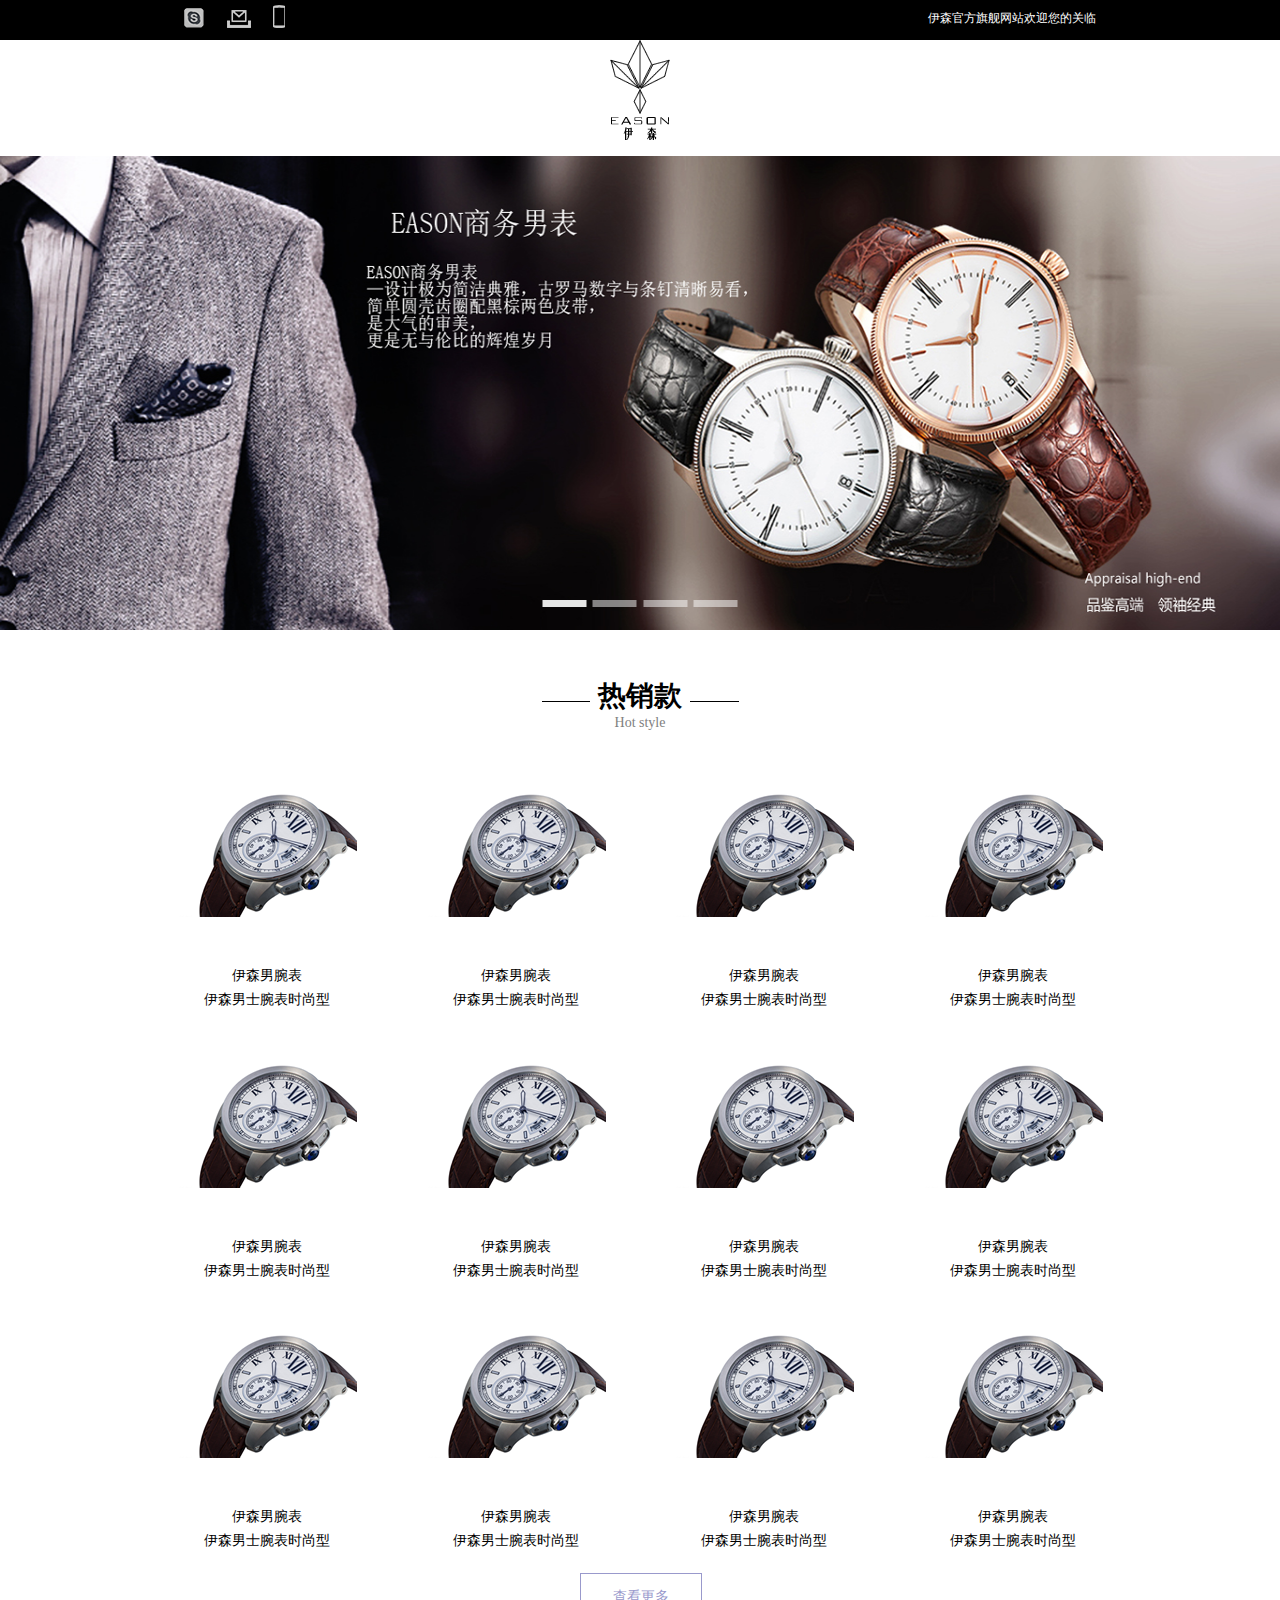
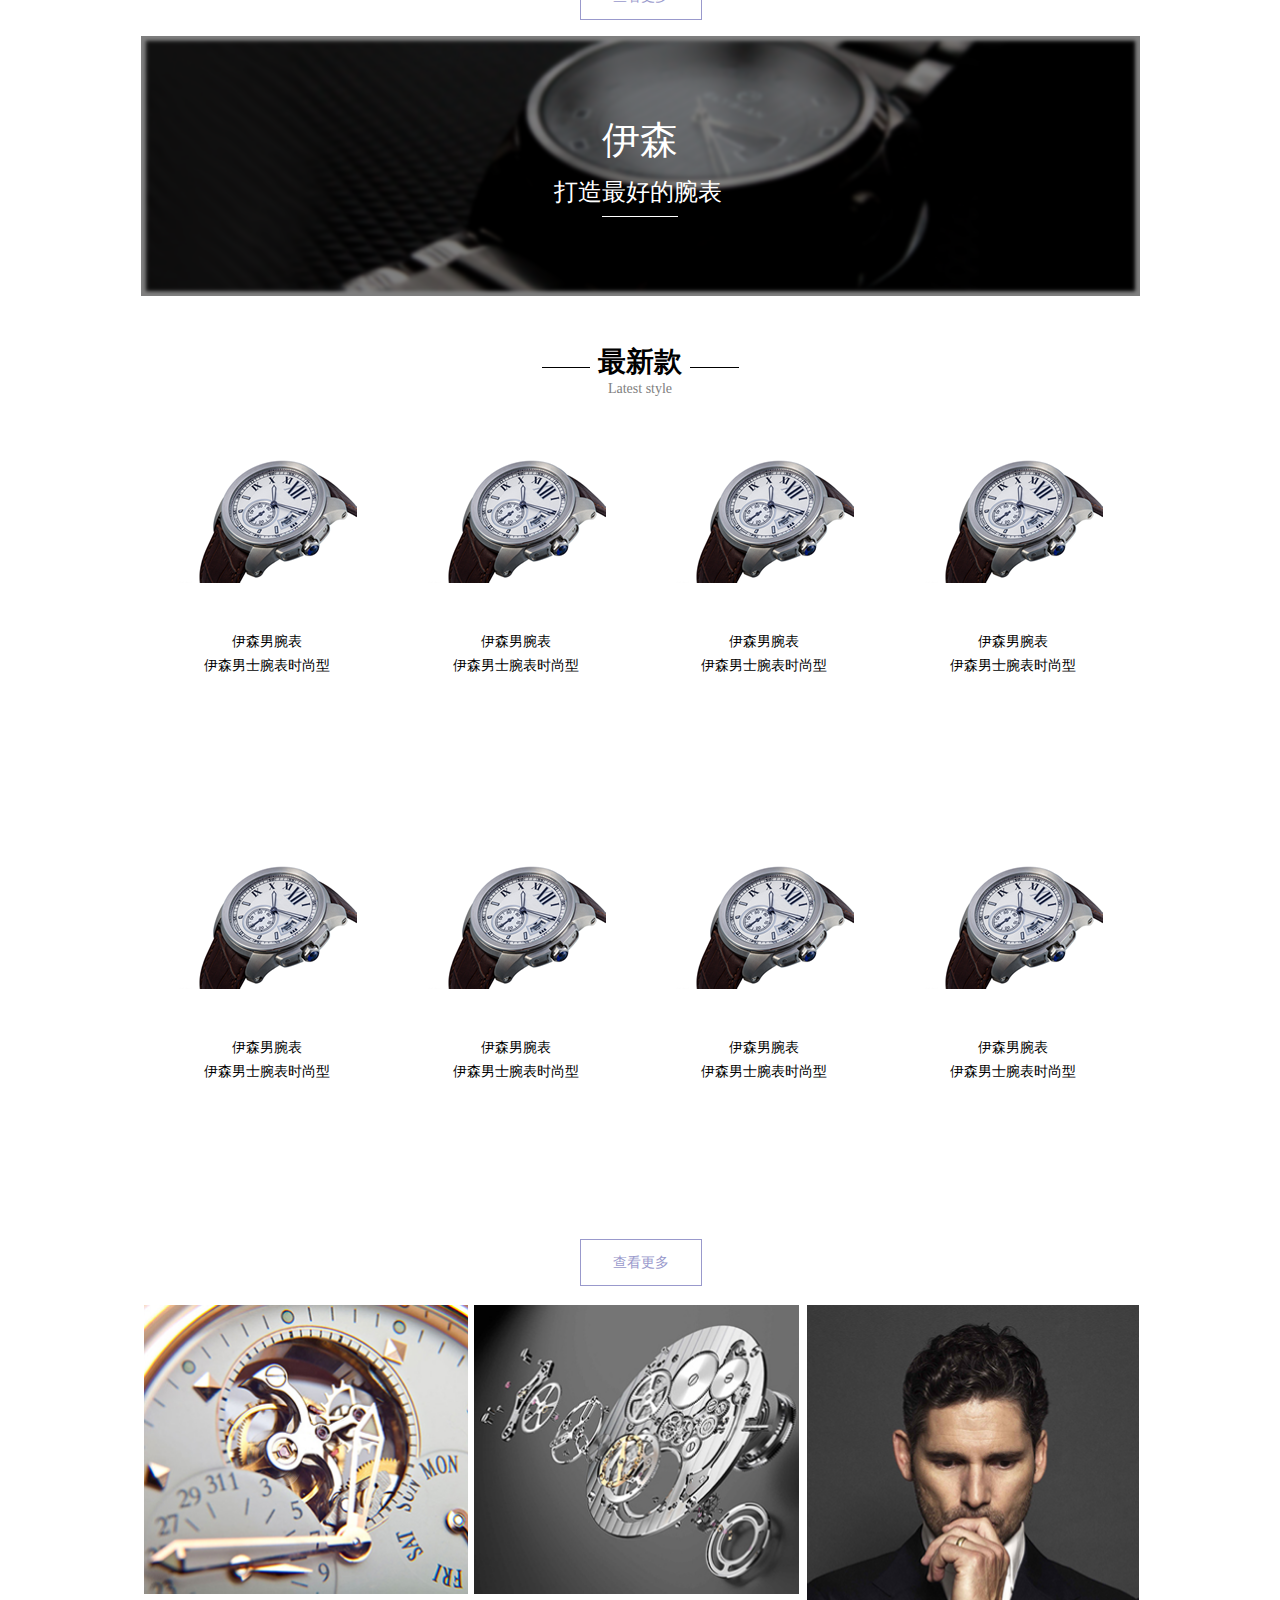
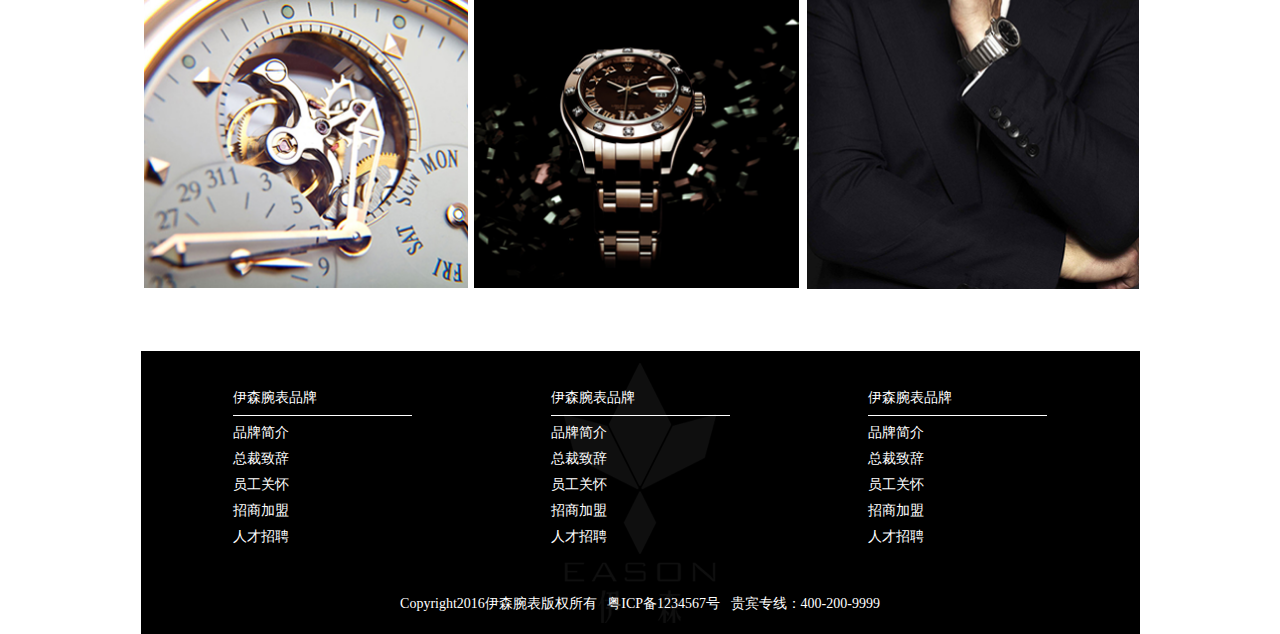
<file: index.html>
<!DOCTYPE html>
<html lang="zh-CH">
<head>
    <meta charset="UTF-8">
    <meta http-equiv="X-UA-Compatible" content="ie=edge">
    <link rel='stylesheet' href='css/index.css'>
    <link rel='stylesheet' href='css/reset.css'>
    <title>手表</title>
</head>
<body>
    <header>
        <div class="message">
            <a href="#"><img src="images/header-s.png" alt=""></a>
            <a href="#"><img src="images/header-m.png" alt=""></a>
            <a href="#"><img src="images/header-p.png" alt=""></a>
        </div>
        <div class="company">
           <a href="#">
                伊森官方旗舰网站欢迎您的关临
          </a>
        </div>
    </header>
    <div class="logo-nav">
        <div class="logo">
            <a href="#">
                <img src="images/logo.png">
            </a>
        </div>
        <nav>
            <a href="#">首页</a>
            <a href="#">关于伊森</a>
            <a href="#">产品系列</a>
            <a href="#">售后服务</a>
            <a href="#">联系伊森</a>
        </nav>
    </div>
    <div class="banner">
        <img src="images/banner.png">
        <img src="images/banner.png">
        <img src="images/banner.png">
        <img src="images/banner.png">
        <img src="images/banner.png">
        <div class="clear"></div>
        <div class="select">
            <p class="on"></p>
            <p></p>
            <p></p>
            <p></p>

        </div>
    </div>
    <div class="product-hot">
        <div class="product-hot-title">
            <h1>热销款</h1>
            <p>Hot style</p>
        </div>
        <div class="product-hot-list">
            <a href="#">
                <div class="list">
                    <img src="images/watch-h.png">
                    <p>伊森男腕表</p>
                    <p>伊森男士腕表时尚型</p>
                </div>
            </a>
            <a href="#">
                <div class="list">
                        <img src="images/watch-h.png">
                        <p>伊森男腕表</p>
                        <p>伊森男士腕表时尚型</p>
                </div>
            </a>
            <a href="#">
                <div class="list">
                        <img src="images/watch-h.png">
                        <p>伊森男腕表</p>
                        <p>伊森男士腕表时尚型</p>
                </div>
            </a>
            <a href="#">
                <div class="list">
                        <img src="images/watch-h.png">
                        <p>伊森男腕表</p>
                        <p>伊森男士腕表时尚型</p>
                </div>
            </a>
            <a href="#">
                <div class="list">
                        <img src="images/watch-h.png">
                        <p>伊森男腕表</p>
                        <p>伊森男士腕表时尚型</p>
                </div>
            </a>
            <a href="#">
                <div class="list">
                        <img src="images/watch-h.png">
                        <p>伊森男腕表</p>
                        <p>伊森男士腕表时尚型</p>
                </div>
            </a>
            <a href="#">
                <div class="list">
                        <img src="images/watch-h.png">
                        <p>伊森男腕表</p>
                        <p>伊森男士腕表时尚型</p>
                </div>
            </a>
            <a href="#">
                <div class="list">
                        <img src="images/watch-h.png">
                        <p>伊森男腕表</p>
                        <p>伊森男士腕表时尚型</p>
                </div>
            </a>
            <a href="#">
                <div class="list">
                        <img src="images/watch-h.png">
                        <p>伊森男腕表</p>
                        <p>伊森男士腕表时尚型</p>
                </div>
            </a>
            <a href="#">
                <div class="list">
                        <img src="images/watch-h.png">
                        <p>伊森男腕表</p>
                        <p>伊森男士腕表时尚型</p>
                </div>
            </a>
            <a href="#">
                <div class="list">
                        <img src="images/watch-h.png">
                        <p>伊森男腕表</p>
                        <p>伊森男士腕表时尚型</p>
                </div>
            </a>
            <a href="#">
                <div class="list">
                        <img src="images/watch-h.png">
                        <p>伊森男腕表</p>
                        <p>伊森男士腕表时尚型</p>
                </div>
            </a>
          
        </div>
        <div class="more">
            <a href="#" class="more-buttom">
                查看更多
            </a>
        </div>
    </div>
    <div class="banner-list">
        <img src="images/banner-2.png">
        <div class="background"></div>
        <div class="list">
            <p>伊森</p>
            <p>打造最好的腕表</p>
        </div>
    </div>
    <div class="product-hot">
            <div class="product-hot-title">
                <h1>最新款</h1>
                <p>Latest style</p>
            </div>
            <div class="product-hot-list">
                <a href="#">
                    <div class="list">
                        <img src="images/watch-h.png">
                        <p>伊森男腕表</p>
                        <p>伊森男士腕表时尚型</p>
                    </div>
                </a>
                <a href="#">
                    <div class="list">
                            <img src="images/watch-h.png">
                            <p>伊森男腕表</p>
                            <p>伊森男士腕表时尚型</p>
                    </div>
                </a>
                <a href="#">
                    <div class="list">
                            <img src="images/watch-h.png">
                            <p>伊森男腕表</p>
                            <p>伊森男士腕表时尚型</p>
                    </div>
                </a>
                <a href="#">
                    <div class="list">
                            <img src="images/watch-h.png">
                            <p>伊森男腕表</p>
                            <p>伊森男士腕表时尚型</p>
                    </div>
                </a>
                <a href="#">
                    <div class="list">
                            <img src="images/watch-h.png">
                            <p>伊森男腕表</p>
                            <p>伊森男士腕表时尚型</p>
                    </div>
                </a>
                <a href="#">
                    <div class="list">
                            <img src="images/watch-h.png">
                            <p>伊森男腕表</p>
                            <p>伊森男士腕表时尚型</p>
                    </div>
                </a>
                <a href="#">
                    <div class="list">
                            <img src="images/watch-h.png">
                            <p>伊森男腕表</p>
                            <p>伊森男士腕表时尚型</p>
                    </div>
                </a>
                <a href="#">
                    <div class="list">
                            <img src="images/watch-h.png">
                            <p>伊森男腕表</p>
                            <p>伊森男士腕表时尚型</p>
                    </div>
                </a>
                
            </div>
            <div class="more">
                <a href="#" class="more-buttom">
                    查看更多
                </a>
            </div>
        </div>
        <div class="move-banner">
          <div class="left">
              <img src="images/l-banner1.png" alt="">
              <img src="images/l-banner2.png" alt="">
              <img src="images/l-banner3.png" alt="">
              <img src="images/l-banner4.png" alt="">
          </div>
          <div class="right">
              <img src="images/man.png" alt="">
          </div>
        </div>
    <footer>
     <div class="list">
         <div>
             <p>伊森腕表品牌</p>
             <a href="#">品牌简介</a>
             <a href="#">总裁致辞</a>
             <a href="#">员工关怀</a>
             <a href="#">招商加盟</a>
             <a href="#">人才招聘</a>
         </div>
         <div>
                <p>伊森腕表品牌</p>
                <a href="#">品牌简介</a>
                <a href="#">总裁致辞</a>
                <a href="#">员工关怀</a>
                <a href="#">招商加盟</a>
                <a href="#">人才招聘</a>
            </div>
            <div>
                <p>伊森腕表品牌</p>
                <a href="#">品牌简介</a>
                <a href="#">总裁致辞</a>
                <a href="#">员工关怀</a>
                <a href="#">招商加盟</a>
                <a href="#">人才招聘</a>
         </div>    
         
     </div>
     <div class="footer-bottom">Copyright2016伊森腕表版权所有&nbsp;&nbsp;&nbsp;粤ICP备1234567号&nbsp;&nbsp;&nbsp;贵宾专线：400-200-9999</div>
    </footer>
</body>
</html>
</file>
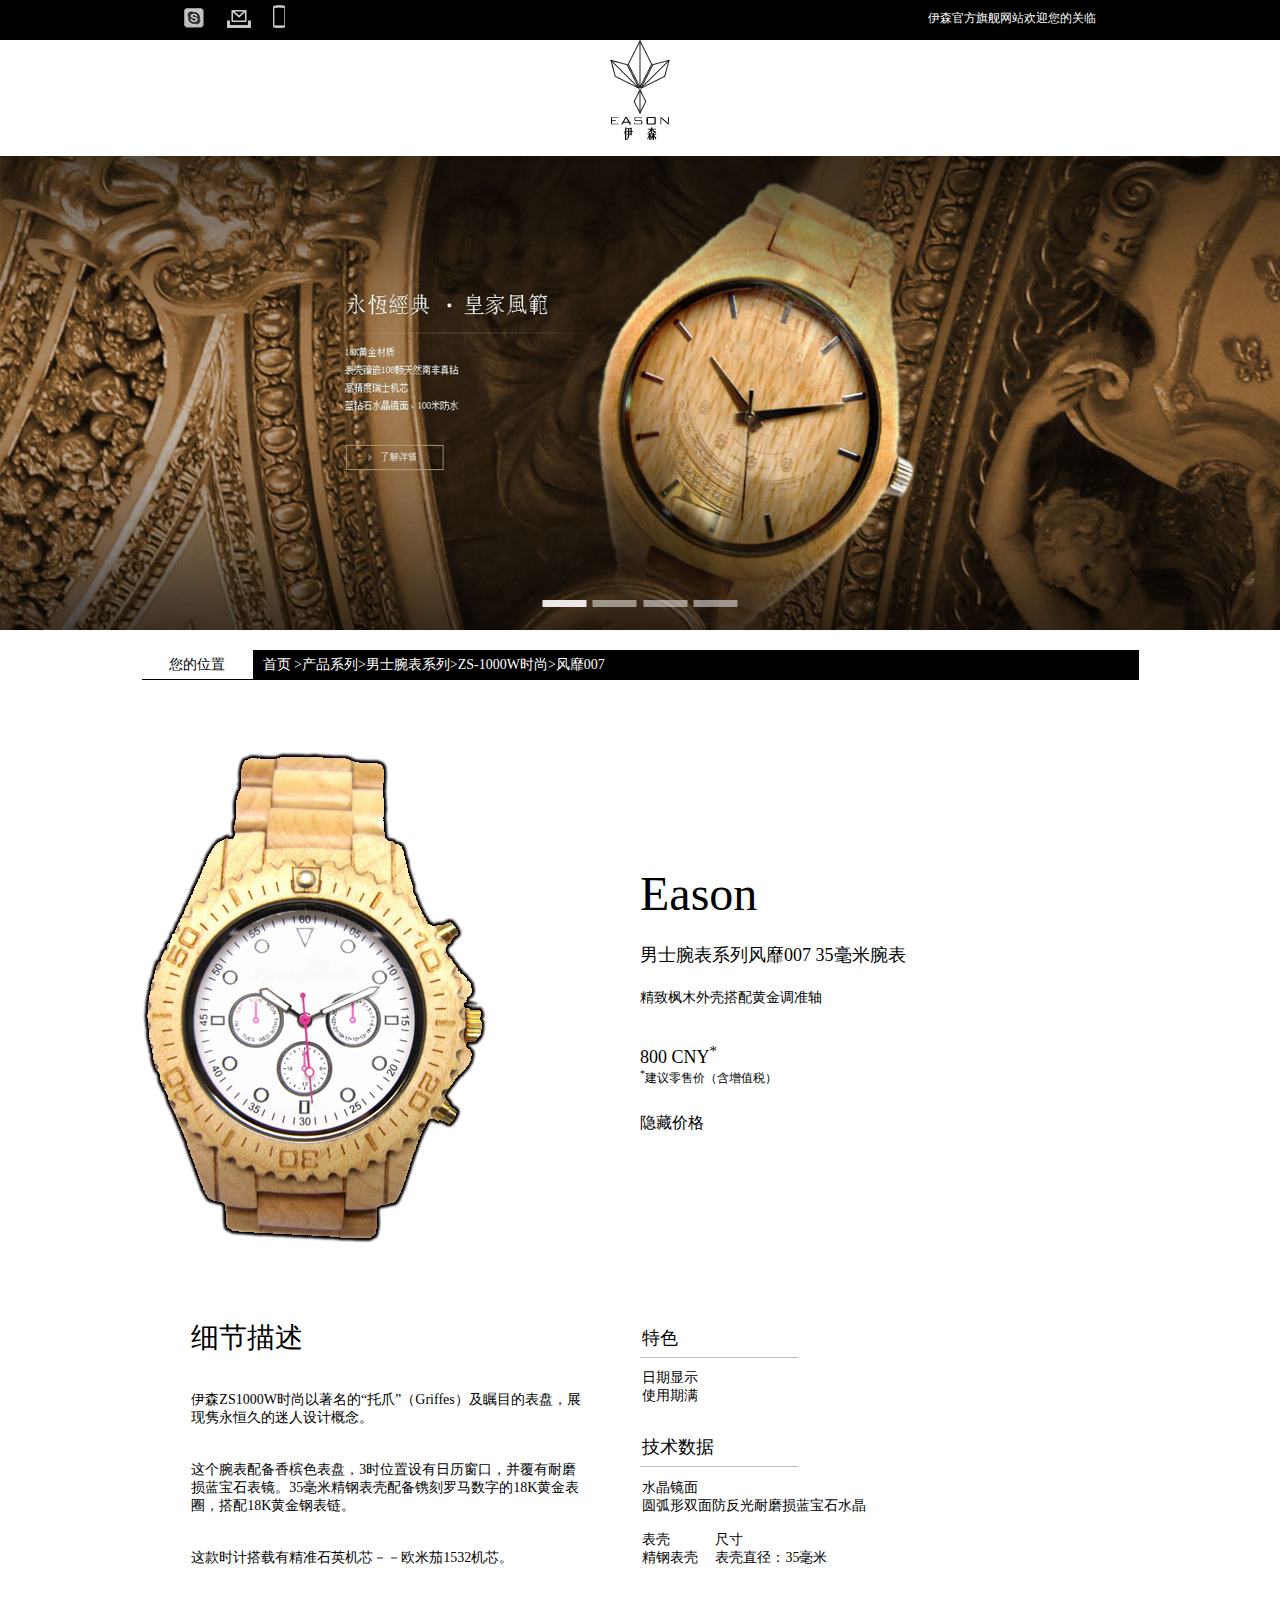
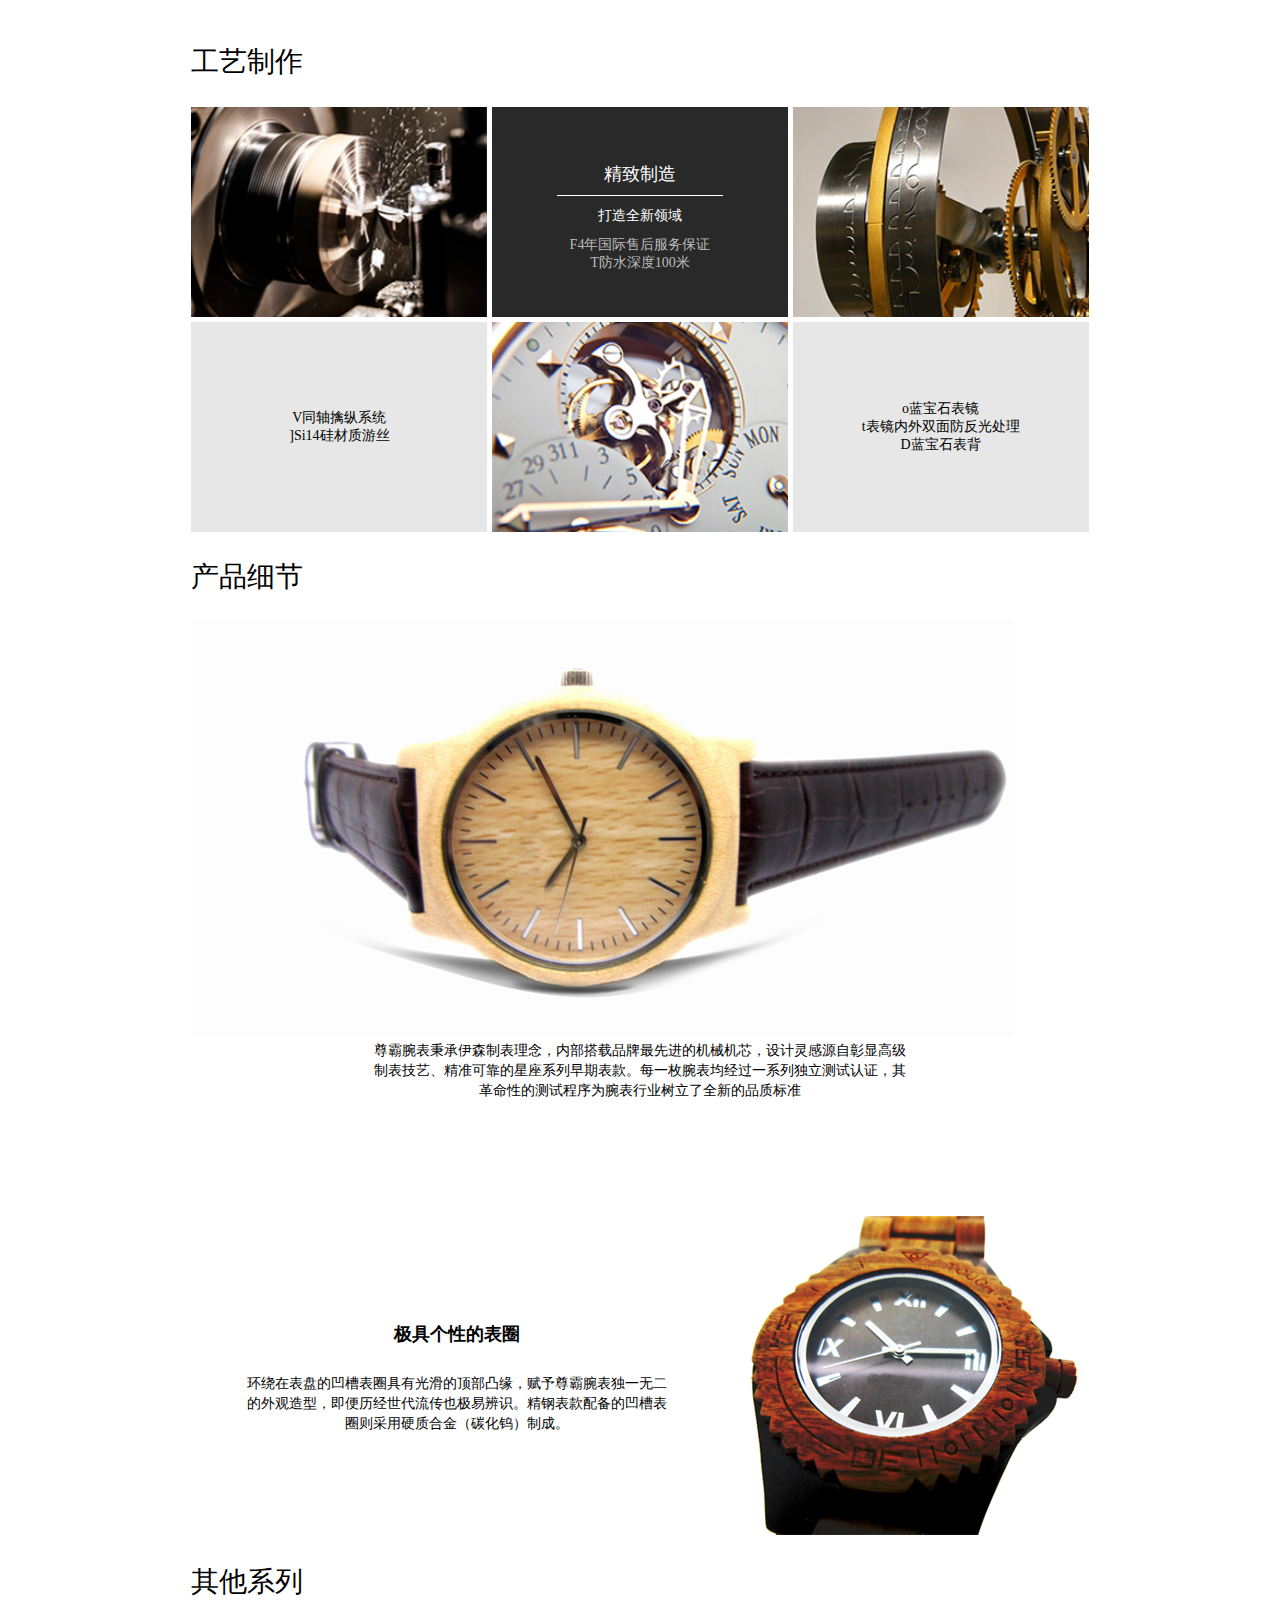
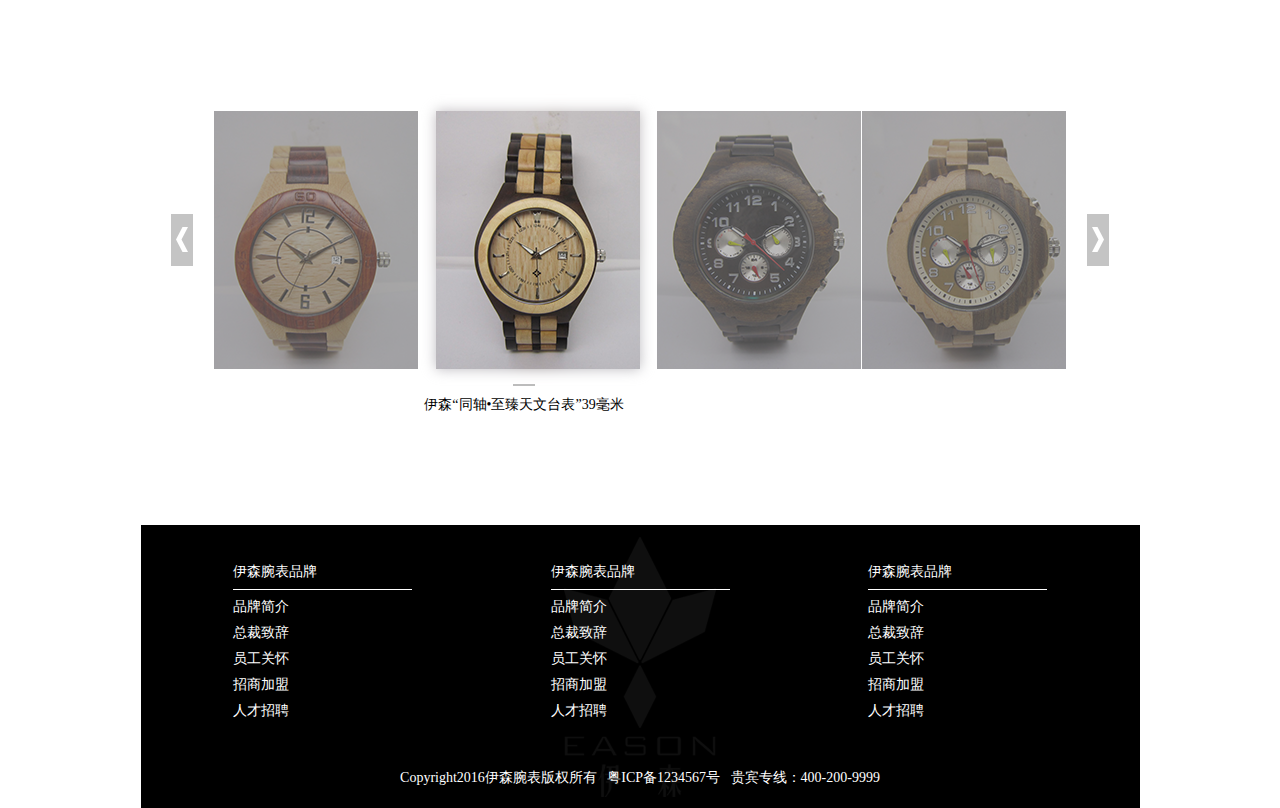
<file: product.html>
<!DOCTYPE html>
<html lang="en">

<head>
    <meta charset="UTF-8">
    <meta name="viewport" content="width=device-width, initial-scale=1.0">
    <meta http-equiv="X-UA-Compatible" content="ie=edge">
    <title>Document</title>
    <link rel='stylesheet' href='css/common.css'>
    <link rel='stylesheet' href='css/reset.css'>
    <link rel='stylesheet' href='css/product.css'>
</head>

<body>
    <header>
        <div class="message">
            <a href="#"><img src="images/header-s.png" alt=""></a>
            <a href="#"><img src="images/header-m.png" alt=""></a>
            <a href="#"><img src="images/header-p.png" alt=""></a>
        </div>
        <div class="company">
            <a href="#">
                伊森官方旗舰网站欢迎您的关临
            </a>
        </div>
    </header>
    <div class="logo-nav">
        <div class="logo">
            <a href="#">
                <img src="images/logo.png">
            </a>
        </div>
        <nav>
            <a href="#">首页</a>
            <a href="#">关于伊森</a>
            <a href="#">产品系列</a>
            <a href="#">售后服务</a>
            <a href="#">联系伊森</a>
        </nav>
    </div>
    <div class="banner">
        <img src="images/product-list/banner.png">
        <img src="images/banner.png">
        <img src="images/banner.png">
        <img src="images/banner.png">
        <img src="images/banner.png">
        <div class="clear"></div>
        <div class="select">
            <p class="on"></p>
            <p></p>
            <p></p>
            <p></p>

        </div>
    </div>
    <div class="context">
        <div class="title"><span>您的位置</span>首页 >产品系列>男士腕表系列>ZS-1000W时尚>风靡007</div>
        <div class="content">
            <div class="content-l">
                <img src="images/product-list/Eason.png">
            </div>
            <div class="content-r">
                <p>Eason</p>
                <p>男士腕表系列风靡007 35毫米腕表</p>
                <p>精致枫木外壳搭配黄金调准轴</p>
                <p>800 CNY<sup>*</sup></p>
                <p><sup>*</sup>建议零售价（含增值税）</p>
                <p><a href="#">隐藏价格</a></p>
            </div>
        </div>
        <div class="content-d">
            <div class="l">
                <p>细节描述</p>
                <p>伊森ZS1000W时尚以著名的“托爪”（Griffes）及瞩目的表盘，展现隽永恒久的迷人设计概念。</p>
                <p>这个腕表配备香槟色表盘，3时位置设有日历窗口，并覆有耐磨损蓝宝石表镜。35毫米精钢表壳配备镌刻罗马数字的18K黄金表圈，搭配18K黄金钢表链。</p>
                <p>这款时计搭载有精准石英机芯－－欧米茄1532机芯。</p>
            </div>
            <div class="r">
                <p>特色</p>
                <p>日期显示</p>
                <p>使用期满</p>
                <p>技术数据</p>
                <p>水晶镜面<br>
                    圆弧形双面防反光耐磨损蓝宝石水晶<br>
                    <br>
                    表壳 &nbsp;&nbsp;&nbsp;&nbsp;&nbsp;&nbsp;&nbsp;&nbsp;&nbsp;&nbsp;&nbsp;&nbsp;尺寸<br>
                    精钢表壳&nbsp;&nbsp;&nbsp;&nbsp;&nbsp;表壳直径：35毫米
                </p>
            </div>
        </div>
        <div class="product-list">
            <div class="product-h">工艺制作</div>
            <div class="product-im">
                <div class="in-list">

                </div>
                <div class="in-list">
                    <p>精致制造</p>
                    <p>打造全新领域</p>
                    <p>F4年国际售后服务保证</p>
                    <p> T防水深度100米</p>
                </div>
                <div class="in-list"></div>
                <div class="in-list">
                    <p> V同轴擒纵系统</p>
                    <p>]Si14硅材质游丝</p>
                </div>
                <div class="in-list"></div>
                <div class="in-list">
                    <p>o蓝宝石表镜</p>
                    <p>t表镜内外双面防反光处理</p>
                    <p>D蓝宝石表背</p>
                </div>
            </div>
        </div>
        <div class="product-list">
            <div class="product-h">产品细节</div>
            <div class="product-inlist">
                <div>
                    <img src="images/product-list/p-in1.png">
                </div>
                <div>
                    <p>尊霸腕表秉承伊森制表理念，内部搭载品牌最先进的机械机芯，设计灵感源自彰显高级制表技艺、精准可靠的星座系列早期表款。每一枚腕表均经过一系列独立测试认证，其革命性的测试程序为腕表行业树立了全新的品质标准
                    </p>
                </div>
                <div class="inlist">
                        <div>
                            <p> 极具个性的表圈</p>
                            <p>环绕在表盘的凹槽表圈具有光滑的顶部凸缘，赋予尊霸腕表独一无二的外观造型，即便历经世代流传也极易辨识。精钢表款配备的凹槽表圈则采用硬质合金（碳化钨）制成。</p>
                        </div>
                        <div >
                            <img src="images/product-list/p-in2.png">
                        </div>
                    </div>
                    </div>
                </div>

                <div class="product-list">
                        <div class="product-h">其他系列</div>
                        <div class="product-im">
                            <a href="#"></a>
                            <img src="images/product-list/IMG_1458.png" alt="">
                            <img src="images/product-list/IMG_1467.png" class="on" alt=""><div>
                                <span></span>伊森“同轴•至臻天文台表”39毫米</div>
                            <img src="images/product-list/IMG_6245.png" alt="">
                            <img src="images/product-list/IMG_6246.png" alt="">
                            <a href="#"></a>
                        </div>
                        </div>
            </div>

            <footer>
                <div class="list">
                    <div>
                        <p>伊森腕表品牌</p>
                        <a href="#">品牌简介</a>
                        <a href="#">总裁致辞</a>
                        <a href="#">员工关怀</a>
                        <a href="#">招商加盟</a>
                        <a href="#">人才招聘</a>
                    </div>
                    <div>
                        <p>伊森腕表品牌</p>
                        <a href="#">品牌简介</a>
                        <a href="#">总裁致辞</a>
                        <a href="#">员工关怀</a>
                        <a href="#">招商加盟</a>
                        <a href="#">人才招聘</a>
                    </div>
                    <div>
                        <p>伊森腕表品牌</p>
                        <a href="#">品牌简介</a>
                        <a href="#">总裁致辞</a>
                        <a href="#">员工关怀</a>
                        <a href="#">招商加盟</a>
                        <a href="#">人才招聘</a>
                    </div>

                </div>
                <div class="footer-bottom">
                    Copyright2016伊森腕表版权所有&nbsp;&nbsp;&nbsp;粤ICP备1234567号&nbsp;&nbsp;&nbsp;贵宾专线：400-200-9999</div>
            </footer>
</body>

</html>
</file>
<file: css/index.css>
.clear{
    clear: both;
}
header{
    height: 40px;
    width: 100%;
    background-color: #000000;
}
header .message{
    float: left;
    margin-left: 184px;
    margin-top: 5px;

}
header .message  a{
    display: inline-block;
    margin-right: 19px
}
header .company a{
    color: white;
    font-size: 12px;
}
header .company {
    float: right;
    margin: 10px 184px 0 0 ;

}
.logo-nav{
    width: 100%;
    height: 116px;
    position: relative;
}
.logo-nav .logo
{
    float: left;
    margin: 6px 0 0 276px;
}
.logo-nav .logo,.logo-nav .logo a img
{
    width:60px;
    height: 100px;
    
}
.logo-nav nav{
    float: right;
    display: flex;
    justify-content: space-between;
    width: 549px;
    height: 28px;
    text-align: center;
    margin: 82px 400px 0 0;
    line-height: 28px;
}
.banner , .banner  img{
    width: 100%;
    height: 474px;
}
.banner  {
    overflow: hidden;
    position: relative;
}
 .banner  img{
    display: inline-block;
    /* width: 1330px; */
    float: left;
}
.banner .select{
    position: absolute;
    display: flex;
    bottom: 23px;
    left: 50%;
    transform: translate(-50%,0);
    justify-content: space-between;
    /* background-color: aqua; */
    width: 195Px;
    height: 7px;

}
.banner .select p{
    width: 44px;
    height: 100%;
    background-color: rgba(255, 255, 255, .5);
    
}
.banner .select p.on{
    background-color: rgba(255, 255, 255, .9);
}
.product-hot{
    width: 100%;
    height: 974px;
}
.product-hot .product-hot-title{
    width: 197px;
    height: 39px;
    text-align: center;
    border-bottom:1px solid black;
    margin: 32px auto ;
}
.product-hot .product-hot-title h1,.product-hot .product-hot-title p{
    background-color: white;
    width: 100px;
    margin: auto;
    position: relative;
    bottom: -15px ;
} 
.product-hot .product-hot-title p{
    color: gray;
}
.product-hot .product-hot-list{
    width: 995px;
    height: 812px;
    margin: auto;
    display: flex;
    flex-wrap: wrap;
    
   
}
.product-hot .product-hot-list a{
    display: block;
    width: 25%;
    height: 33%;
}
.product-hot .product-hot-list .list{
    width:100%;
    height:100%;
    text-align: center;
    /* background-color: red; */
}
.product-hot .product-hot-list .list img{
    display: block;
    margin:auto;
    margin-top: 49px;
}
.product-hot .product-hot-list .list p:nth-child(2){
    margin-top: 50px;

}
.product-hot .product-hot-list .list p:nth-child(3){
    margin-top: 6px;
}
.product-hot .more{
       width: 120px;
       height: 45px;
       margin: auto;
       margin-top: 27px;
}
.product-hot .more a{
    display: block;
    width: 100%;
    height: 100%;
    line-height: 45px;
    border:1px solid #9999cc;
    color: #9999cc;
    text-align: center;
    
}
.banner-list,.banner-list img  ,.banner-list .background{
    width: 999px;
    height: 260px;
}
.banner-list{
    position: relative;
    margin: auto;
    
}
.banner-list .background,.banner-list .list{
    position: absolute;
    top:0;
    left: 0;

}
.banner-list .background{
    background-color: rgba(0, 0, 0, .5)
}
.banner-list .list{
    color: #ffffff;
    text-align: center;
    top:50%;
    left: 50%;
    font-size:38px;
    transform: translate(-50%,-50%);
}
.banner-list .list p:first-child{
    border-bottom: 1px solid #ffffff;
    padding-bottom: 50px;
}
.banner-list .list p:last-child{
    position: absolute;
    top:60%;
    left: -150%;
    width: 300px;
    font-size: 24px;
    font-weight: lighter;

}
.move-banner {
    width: 999px;
    height: 578px;
    margin: auto;
    
    
}
.move-banner .left{
    float: left;
    display: flex;
    flex-wrap: wrap;
    width: 663px;
    height: 589px;

}
.move-banner .left img{
    width:49%;
    margin: 3px;
    height: 49%;
    
}
.move-banner .right{
    float: right;
    width:336px;
    height: 584px;
    
}
.move-banner .right img{
    width: 99%;
    margin: 3px;
    height: 100%;
}

footer{
    width: 999px;
    height: 283px;
    background-color: #000000;
    background-image:url(../images/footer-b.png);
    background-position: 50% 50%; 
    background-repeat:no-repeat; 
    margin: auto;
    margin-top: 71px;
    position: relative;
}
footer .list{
    display: flex;
    justify-content: space-between;
    color: #ffffff;
    width: 814px;
    height: 192px;
    margin: auto;
    padding-top: 30px;
    
    
}
footer .list div{
    width: 179px;
    height: 100%;


}
footer .list div p{
    border-bottom: 1px solid #ffffff;
    padding: 8px 0; 
    width: 100%;
}
footer .list div a{
    color: #ffffff;
    display: block;
    margin : 8px 0;
    
}
footer .footer-bottom{
    color: #ffffff;
    margin: auto;
    position: absolute;
    bottom: 21px;
    left: 50%;
    transform: translate(-50%,0);
    width: 90%;
    text-align: center;
    

}
@media (min-width: 1440px) {
    

}
@media (max-width: 1400px) and (min-width: 1024px) {
    
    .logo-nav .logo{
        margin: 0;
        position: absolute;
        left: 50%;
        transform: translate(-50%,0);
        
    }
    .logo-nav nav {
        display: none;
    }
}
@media  (max-width: 1020px) and (min-device-width: 768px) {
    .logo-nav nav {
        display: none;
    }
    .logo-nav .logo{
        margin: 0;
        position: absolute;
        left: 50%;
        transform: translate(-50%,0);
        
    }
    .product-hot .product-hot-list a{
        width: 50%;
        height: 20px;
     }
    .product-hot .product-hot-list {
        width: 700px;
        height: 2038px;
        margin: auto;
        display: flex;
        flex-wrap: wrap;
    }
    .product-hot {
        width: 100%;
        height: 2500px;
    } 
}
    

@media (max-device-width: 768px) and (min-device-width: 320px){			
    .logo-nav nav {
        display: none;
    }
    .logo-nav .logo{
        margin: 0;
        position: absolute;
        left: 50%;
        transform: translate(-50%,0);
        
    }
    .product-hot .product-hot-list a{
        width: 50%;
        height: 20px;
     }
    .product-hot .product-hot-list {
        width: 700px;
        height: 2038px;
        margin: auto;
        display: flex;
        flex-wrap: wrap;
    }
    .product-hot {
        width: 100%;
        height: 2500px;
    }
}
</file>
<file: css/common.css>
.clear{
    clear: both;
}
header{
    height: 40px;
    width: 100%;
    background-color: #000000;
}
header .message{
    float: left;
    margin-left: 184px;
    margin-top: 5px;

}
header .message  a{
    display: inline-block;
    margin-right: 19px
}
header .company a{
    color: white;
    font-size: 12px;
}
header .company {
    float: right;
    margin: 10px 184px 0 0 ;

}
.logo-nav{
    width: 100%;
    height: 116px;
    position: relative;
}
.logo-nav .logo
{
    float: left;
    margin: 6px 0 0 276px;
}
.logo-nav .logo,.logo-nav .logo a img
{
    width:60px;
    height: 100px;
    
}
.logo-nav nav{
    float: right;
    display: flex;
    justify-content: space-between;
    width: 549px;
    height: 28px;
    text-align: center;
    margin: 82px 400px 0 0;
    line-height: 28px;
}
.banner , .banner  img{
    width: 100%;
    height: 474px;
}
.banner  {
    overflow: hidden;
    position: relative;
}
 .banner  img{
    display: inline-block;
    /* width: 1330px; */
    float: left;
}
.banner .select{
    position: absolute;
    display: flex;
    bottom: 23px;
    left: 50%;
    transform: translate(-50%,0);
    justify-content: space-between;
    /* background-color: aqua; */
    width: 195Px;
    height: 7px;

}
.banner .select p{
    width: 44px;
    height: 100%;
    background-color: rgba(255, 255, 255, .5);
    
}
.banner .select p.on{
    background-color: rgba(255, 255, 255, .9);
}
 .title{
    width: 100%;
    height: 30px;
    margin: 20px 0 0 0 ;
    line-height: 30px;
    background-color: black;
    color: white;

}
 .title span{
    display: inline-block;
    height: 100%;
    width: 111px;
    background-color: white;
    border-bottom: 1px solid #000000;
    color: black;
    box-sizing: border-box;
    text-align: center;
    margin-right: 10px;
 
}
footer{
    width: 999px;
    height: 283px;
    background-color: #000000;
    background-image:url(../images/footer-b.png);
    background-position: 50% 50%; 
    background-repeat:no-repeat; 
    margin: auto;
    margin-top: 71px;
    position: relative;
}
footer .list{
    display: flex;
    justify-content: space-between;
    color: #ffffff;
    width: 814px;
    height: 192px;
    margin: auto;
    padding-top: 30px;
    
    
}
footer .list div{
    width: 179px;
    height: 100%;


}
footer .list div p{
    border-bottom: 1px solid #ffffff;
    padding: 8px 0; 
    width: 100%;
}
footer .list div a{
    color: #ffffff;
    display: block;
    margin : 8px 0;
    
}
footer .footer-bottom{
    color: #ffffff;
    margin: auto;
    position: absolute;
    bottom: 21px;
    left: 50%;
    transform: translate(-50%,0);
    width: 90%;
    text-align: center;
    

}
@media (min-width: 1440px) {
    

}
@media (max-width: 1400px) and (min-width: 1024px) {
    
    .logo-nav .logo{
        margin: 0;
        position: absolute;
        left: 50%;
        transform: translate(-50%,0);
        
    }
    .logo-nav nav {
        display: none;
    }
}
@media  (max-width: 1020px) and (min-device-width: 768px) {
    .logo-nav nav {
        display: none;
    }
    .logo-nav .logo{
        margin: 0;
        position: absolute;
        left: 50%;
        transform: translate(-50%,0);
        
    }
    .product-hot .product-hot-list a{
        width: 50%;
        height: 20px;
     }
    .product-hot .product-hot-list {
        width: 700px;
        height: 2038px;
        margin: auto;
        display: flex;
        flex-wrap: wrap;
    }
    .product-hot {
        width: 100%;
        height: 2500px;
    } 
}
    

@media (max-device-width: 768px) and (min-device-width: 320px){			
    .logo-nav nav {
        display: none;
    }
    .logo-nav .logo{
        margin: 0;
        position: absolute;
        left: 50%;
        transform: translate(-50%,0);
        
    }
    .product-hot .product-hot-list a{
        width: 50%;
        height: 20px;
     }
    .product-hot .product-hot-list {
        width: 700px;
        height: 2038px;
        margin: auto;
        display: flex;
        flex-wrap: wrap;
    }
    .product-hot {
        width: 100%;
        height: 2500px;
    }
}
</file>
<file: css/product.css>
div.context{
  width: 997px;
  margin: auto;
  

}
div.context .title{
    width: 100%;
    height: 30px;
    margin: 20px 0 0 0 ;
    line-height: 30px;
    background-color: black;
    color: white;

}
div.context .title span{
    display: inline-block;
    height: 100%;
    width: 111px;
    background-color: white;
    border-bottom: 1px solid #000000;
    color: black;
    box-sizing: border-box;
    text-align: center;
    margin-right: 10px;
 
}
div.context div.content{
    display: flex;
    width: 100%;
    height: 639px;
    align-items: center;

}
div.context div.content div{
    width: 50%;
}
div.context div.content div.content-r p:nth-child(1){
    font-size: 48px;
    
}
div.context div.content div.content-r p:nth-child(2){
    font-size:18px;
    margin: 22px 0 ;
}
div.context div.content div.content-r p:nth-child(3){
    font-size: 14px;
    margin-bottom: 36px;
}
div.context div.content div.content-r p:nth-child(4){
    font-size: 18px;
}
div.context div.content div.content-r p:nth-child(5){
    font-size: 12px;
}
div.context div.content div.content-r p:nth-child(6) {
    
    margin-top: 26px;
    
}
div.context div.content div.content-r p:nth-child(6) a{
    font-size: 16px;
    text-decoration: #000000;
}
div.context div.content-d{
    width: 100%;
    display: flex;
    align-items: center;
    flex-wrap: wrap;
    
    

}
div.context div.content-d div{
    width: 40%;
    margin-right:5%;
    margin-left: 5%;
    height: 300px;


}
div.context div.content-d div:last-child{
    margin-right: 10%;
    margin-left: 0%;
}

div.context div.content-d div.l p:nth-child(1){
    font-size: 28px;
    margin: 0 0 0 0;
    
}
div.context div.content-d div.l p:nth-child(2){
    margin: 34px  0;
}
div.context div.content-d div.l p:nth-child(4){
    margin: 34px 0;
}
div.context div.content-d div.l p{
    font-size: 14px;
}
div.context div.content-d div.r p{
    padding-left:2px;
}
div.context div.content-d div.r p:nth-child(1),div.context div.content-d div.r p:nth-child(4){
    width: 158px;
    height:39px;
    font-size: 18px;
    line-height: 39px;
    box-sizing: border-box;
    
    border-bottom: 1px solid #bfbfbf; 
}
div.context div.content-d div.r p:nth-child(2){
    margin-top: 11px;

}
div.context div.content-d div.r p:nth-child(3){
    margin-bottom: 23px;
}
div.context div.content-d div.r p:nth-child(5){
    margin-top: 12px;
}
div.context div.product-list{
    margin-left: 5%;
    margin-right: 5%;
}
div.context div.product-list div.product-h{
    font-size: 28px;

    margin: 24px 0;
}

div.context div.product-list div.product-im{
    width:100%;
    height: 429px;
    /* background-color:#000000;  */
    display: flex;
    align-items: center;
    flex-wrap: wrap;
    justify-content: space-between;
}
div.context div.product-list div.product-im div.in-list
{
    width:33%;
    height: 49%;
    background-color: #e7e7e7;
    color: #000000;
    display: flex;
    flex-wrap: wrap;
    align-items: center;
    justify-content: center;
    align-content: center;
    
}
div.context div.product-list div.product-im div.in-list p{
    width: 100%;
    text-align: center;
}
div.context div.product-list div.product-im div.in-list:nth-child(1){
    background:url(../images/product-list/p1.png) no-repeat;
    background-size:100%; 
}

div.context div.product-list div.product-im div.in-list:nth-child(2){
    background-color: #292929;
    color: white;
}
div.context div.product-list div.product-im div.in-list:nth-child(2) p:nth-child(1){
    width: 166px;
    height: 42px;
    line-height: 42px;
    font-size: 18px;
    border-bottom: 1px solid white;
}
div.context div.product-list div.product-im div.in-list:nth-child(2) p:nth-child(2){
    font-size: 14px;
    margin: 11px 0;
}
div.context div.product-list div.product-im div.in-list:nth-child(2) p:nth-child(3),div.context div.product-list div.product-im div.in-list:nth-child(2) p:nth-child(4){
    color: #bcbcbc;
    
}
div.context div.product-list div.product-im div.in-list:nth-child(3){
    background:url(../images/product-list/p2.png) no-repeat;
    background-size:100%; 
}
div.context div.product-list div.product-im div.in-list:nth-child(5){
    background:url(../images/product-list/p3.png) no-repeat;
    background-size:100%; 
}
div.context div.product-list div.product-inlist>div>p{
    margin: 0 20%;
    text-align: center;
    font-size:14px; 
    line-height: 20px;

}
div.context div.product-list div.product-inlist div.inlist{
    display: flex;
     justify-content: space-between;
     justify-items: center;
     align-content: center;
     align-items: center;
     margin-top: 115px;

}
div.context div.product-list div.product-inlist div.inlist p{
    margin: 0 10%;
    text-align: center;


}
div.context div.product-list div.product-inlist div.inlist p:nth-child(1){
    font-size: 18px;
    margin-bottom: 28px;
    font-weight: bold;

}
div.context div.product-list div.product-inlist div.inlist p:nth-child(2){
    line-height: 20px;
}
div.context div.product-list div.product-im img{
     /* width:20%; */
     filter: contrast(50%);
    /* height: 100%; */

}
div.context div.product-list div.product-im img.on{
    filter: contrast(100%);
}
div.context div.product-list div.product-im img.on+div
{
    /* left: 0;
    top: 0; */
    transform: translate(233px,154px);
    position: absolute;
}
div.context div.product-list div.product-im img.on+div span{
    width: 20px;
    display: block;
    border: 1px solid #bcbcbc;
    margin: 10px auto;
    
}
div.context div.product-list div.product-im a{
    width: 22px;
    height: 52px;
    background: url(../images/product-list/left.png) no-repeat;
    background-color: #c4c4c4;
    /* margin-: 2px; */
    transform: translate(-20px,0 );
    
    background-position:  50%;


}
div.context div.product-list div.product-im a:last-child{
    transform: translate(20px,0 );
    background: url(../images/product-list/right.png) no-repeat #c4c4c4 50%;
}
</file>
